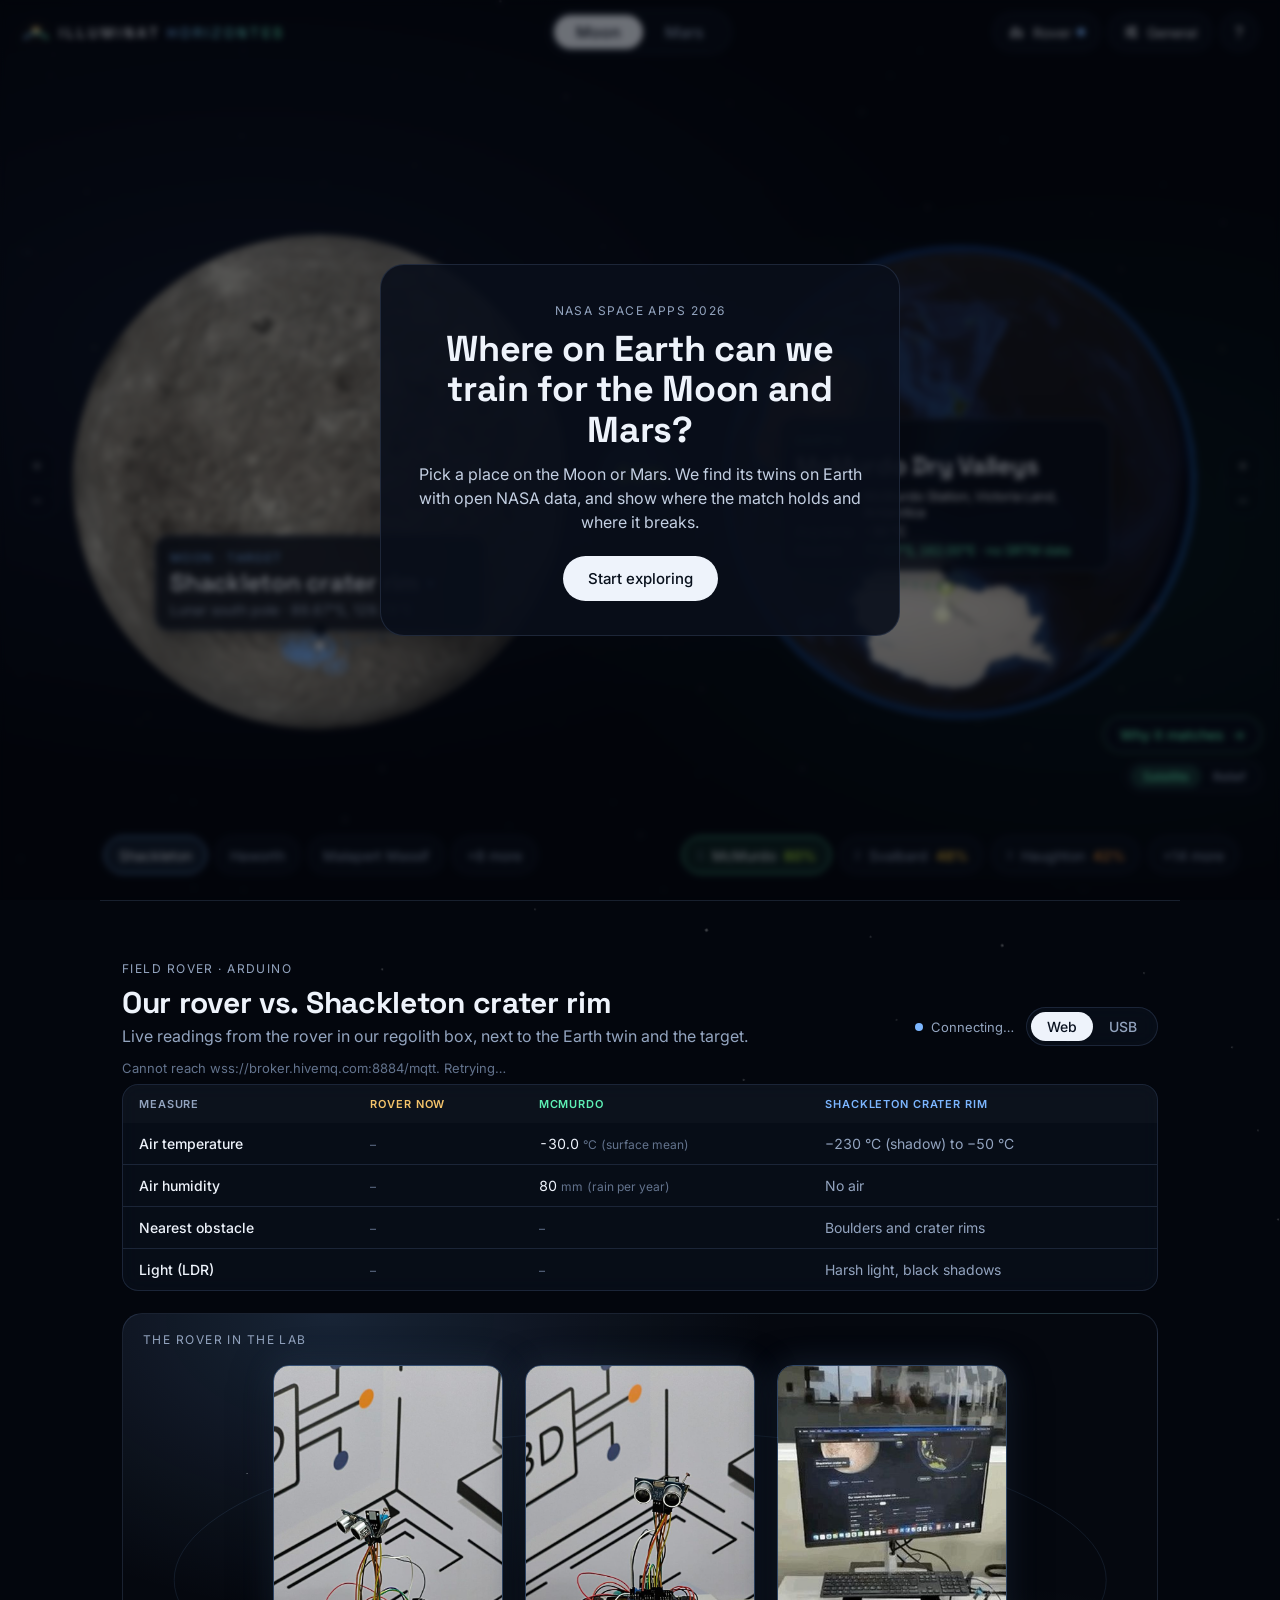
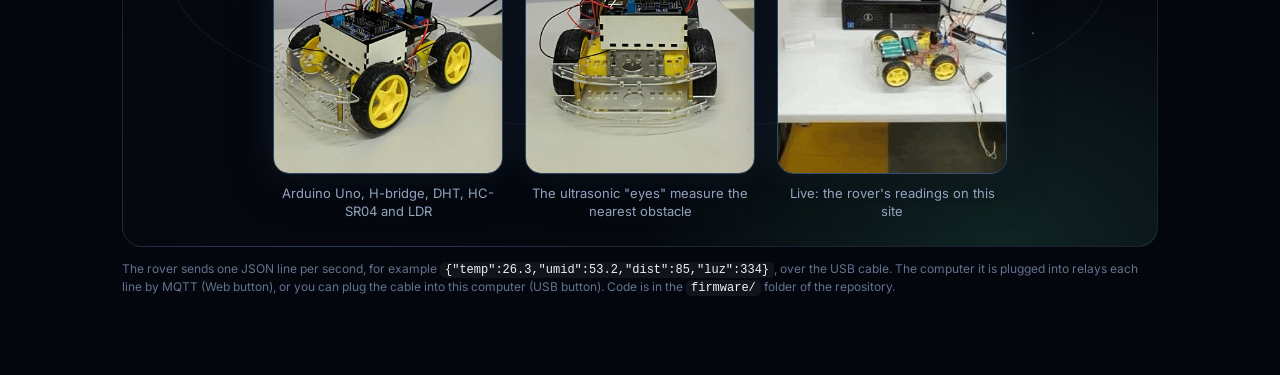
<file: index.html>
<!DOCTYPE html>
<html lang="en">
<head>
  <meta charset="UTF-8">
  <meta name="viewport" content="width=device-width, initial-scale=1.0, viewport-fit=cover">
  <title>Illuminat Horizontes · Earth twins of the Moon and Mars</title>
  <meta name="description" content="Click a place on the Moon or Mars and find its twin on Earth, scored with NASA open data.">
  <meta name="theme-color" content="#03060d">
  <link rel="icon" href="data:image/svg+xml,%3Csvg xmlns='http://www.w3.org/2000/svg' viewBox='0 0 32 32'%3E%3Crect width='32' height='32' rx='8' fill='%2303060d'/%3E%3Ccircle cx='16' cy='14' r='4.6' fill='%23ffd27a'/%3E%3Cpath d='M4 24c3.4-4 7.4-6 12-6s8.6 2 12 6' fill='none' stroke='%235ef0b5' stroke-width='2.6' stroke-linecap='round'/%3E%3C/svg%3E">
  <meta property="og:type" content="website">
  <meta property="og:title" content="Illuminat Horizontes · Earth twins of the Moon and Mars">
  <meta property="og:description" content="Click a place on the Moon or Mars and find its twin on Earth, scored with NASA open data.">
  <meta property="og:image" content="https://lucaslopes-ti.github.io/iluminat-NasaChallenge/Assets/og.jpg">
  <meta name="twitter:card" content="summary_large_image">
  <link rel="preconnect" href="https://fonts.googleapis.com">
  <link rel="preconnect" href="https://fonts.gstatic.com" crossorigin>
  <link rel="stylesheet" href="https://fonts.googleapis.com/css2?family=Inter:wght@400;500;600&family=Space+Grotesk:wght@500;600;700&display=swap">
  <link rel="stylesheet" href="Scripts/css/principal.css">
  <script type="importmap">
    {
      "imports": {
        "three": "./lib/three/three.module.min.js",
        "three/addons/": "./lib/three/addons/"
      }
    }
  </script>
  <script type="module" src="Main.js"></script>
</head>
<body>
  <div class="space" aria-hidden="true"></div>

  <header class="topbar">
    <div class="brand">
      <svg class="mark" viewBox="0 0 32 32" width="28" height="28" aria-hidden="true"><defs><linearGradient id="hzg" x1="0" x2="1"><stop offset="0" stop-color="#7cb6ff"/><stop offset="1" stop-color="#5ef0b5"/></linearGradient></defs><circle cx="16" cy="14.5" r="4.2" fill="#ffd27a"/><path d="M3 23.5c3.6-4.2 8-6.3 13-6.3s9.4 2.1 13 6.3" fill="none" stroke="url(#hzg)" stroke-width="2.4" stroke-linecap="round"/><path d="M8 27.2h16" stroke="url(#hzg)" stroke-width="1.6" stroke-linecap="round" opacity=".55"/></svg>
      <span class="wordmark" aria-label="Illuminat Horizontes"><span class="w1">Illuminat</span><span class="w2">Horizontes</span></span>
    </div>
    <div class="seg" role="tablist" aria-label="Planetary body">
      <button role="tab" data-body="moon" aria-selected="true">Moon</button>
      <button role="tab" data-body="mars" aria-selected="false">Mars</button>
    </div>
    <div class="top-actions">
      <button class="ghost" id="roverBtn" aria-label="Field rover readings">
        <svg viewBox="0 0 24 24" width="17" height="17" aria-hidden="true"><path d="M4 14h16l-1.5-5h-13z M8 9V6h5" fill="none" stroke="currentColor" stroke-width="1.8" stroke-linejoin="round" stroke-linecap="round"/><circle cx="7" cy="17" r="2.2" fill="none" stroke="currentColor" stroke-width="1.8"/><circle cx="17" cy="17" r="2.2" fill="none" stroke="currentColor" stroke-width="1.8"/></svg>
        <span>Rover</span><i class="dot" id="roverDot"></i>
      </button>
      <button class="ghost" id="profileBtn" aria-haspopup="dialog" aria-expanded="false">
        <svg viewBox="0 0 24 24" width="16" height="16" aria-hidden="true"><path d="M4 6h10M18 6h2M4 12h4M12 12h8M4 18h12M20 18h0" stroke="currentColor" stroke-width="2" stroke-linecap="round"/><circle cx="16" cy="6" r="2" fill="none" stroke="currentColor" stroke-width="2"/><circle cx="10" cy="12" r="2" fill="none" stroke="currentColor" stroke-width="2"/><circle cx="18" cy="18" r="2" fill="none" stroke="currentColor" stroke-width="2"/></svg>
        <span id="profileName">General</span>
      </button>
      <button class="ghost round" id="aboutBtn" aria-label="About and credits">?</button>
    </div>
  </header>

  <main class="twin" id="twin">
    <!-- Moon / Mars -->
    <section class="world world-body" aria-label="Moon or Mars">
      <div class="globe" id="bodyGlobe"></div>
      <div class="world-head pin-card unplaced" id="bodyCard">
        <span class="kicker" id="bodyKicker">Moon · target</span>
        <h1 class="target-title"><span id="targetName">–</span><span class="pick" aria-hidden="true">▾</span>
          <select id="targetSelect" aria-label="Choose a target"></select></h1>
        <p id="targetWhere">–</p>
      </div>
      <span class="hover-ll" id="bodyHover" hidden></span>
      <div class="chips" id="targetChips" role="listbox" aria-label="Targets"></div>
    </section>

    <!-- link between the two worlds -->
    <svg class="link" id="link" aria-hidden="true">
      <defs>
        <linearGradient id="linkGrad" gradientUnits="userSpaceOnUse" x1="0" y1="0" x2="1" y2="0">
          <stop offset="0" stop-color="#7cb6ff"/><stop offset="1" stop-color="#5ef0b5"/>
        </linearGradient>
      </defs>
      <path id="linkPath" d=""/>
      <circle id="linkA" r="4"/><circle id="linkB" r="4"/>
    </svg>
    <button class="match" id="matchBadge" aria-label="Open analog details">
      <span class="match-score" id="matchScore">–</span>
      <span class="match-lbl">match</span>
    </button>

    <!-- Earth -->
    <section class="world world-earth" aria-label="Earth analogs">
      <div class="globe" id="earthGlobe"></div>
      <div class="world-head pin-card unplaced" id="earthCard">
        <span class="kicker">Earth</span>
        <h2 id="siteName">–</h2>
        <span class="m-score" id="mScore"></span>
        <dl class="card-facts">
          <dt>City</dt><dd id="siteCity">–</dd>
          <dt>Avg temp</dt><dd id="siteTemp">–</dd>
          <dt>Coords</dt><dd class="coords" id="siteCoords">–</dd>
        </dl>
      </div>
      <div class="earth-actions">
        <button class="cta" id="detailsBtn">Why it matches <span aria-hidden="true">→</span></button>
        <div class="layer-seg" id="layerSeg" role="group" aria-label="Earth layer">
          <button data-layer="satellite" aria-pressed="true">Satellite</button>
          <button data-layer="relief" aria-pressed="false" title="Elevation from NASA SRTM30 (SRTMGL30)">Relief</button>
        </div>
      </div>
      <span class="hover-ll" id="earthHover" hidden></span>
      <div class="chips" id="rankChips" aria-label="Best Earth analogs"></div>
    </section>

    <span class="sample" id="sampleChip" title="Some scores use sample values" hidden>Sample data</span>
  </main>

  <!-- field rover (Arduino on USB) -->
  <section class="station" id="station" aria-labelledby="stTitle">
    <div class="st-head">
      <div>
        <span class="kicker">Field rover · Arduino</span>
        <h2 id="stTitle">Our rover vs. <span id="stTarget">–</span></h2>
        <p class="st-sub">Live readings from the rover in our regolith box, next to the Earth twin and the target.</p>
      </div>
      <div class="st-conn">
        <span class="st-status" id="stStatus" data-status="off"><i></i><span id="stStatusText">Offline</span></span>
        <button class="ghost small" id="stCsv" type="button" title="Download this session's readings as CSV" hidden>
          <svg viewBox="0 0 24 24" width="15" height="15" aria-hidden="true"><path d="M12 4v11m0 0-4.5-4.5M12 15l4.5-4.5M5 19h14" fill="none" stroke="currentColor" stroke-width="2" stroke-linecap="round" stroke-linejoin="round"/></svg>
          CSV
        </button>
        <div class="seg small" id="stModes" role="group" aria-label="Rover connection">
          <button data-mode="mqtt" aria-pressed="false" title="Readings the Python bridge publishes over MQTT">Web</button>
          <button data-mode="usb" aria-pressed="false">USB</button>
        </div>
      </div>
    </div>
    <form class="st-mqtt" id="stMqtt" hidden>
      <label>Broker <input id="stBroker" spellcheck="false" autocomplete="off"></label>
      <label>Topic <input id="stTopic" spellcheck="false" autocomplete="off"></label>
      <button class="cta solid" type="submit">Connect</button>
    </form>
    <p class="st-detail" id="stDetail"></p>
    <div class="table-wrap">
      <table class="st-table">
        <thead>
          <tr><th scope="col">Measure</th><th scope="col">Rover now</th><th scope="col" id="stColSite">Earth twin</th><th scope="col" id="stColTarget">Target</th></tr>
        </thead>
        <tbody id="stBody"></tbody>
      </table>
    </div>
    <div class="rover-gallery" id="roverGallery" aria-roledescription="carousel" aria-label="Photos of our rover">
      <div class="rg-head"><span class="kicker">The rover in the lab</span>
      </div>
      <div class="rg-track" tabindex="0">
        <figure class="rg-slide"><img src="Assets/Rover/rover-1.jpg" width="720" height="1281" loading="lazy" decoding="async" alt="Our rover: Arduino, motor driver, ultrasonic sensor and four yellow wheels on an acrylic chassis"><figcaption>Arduino Uno, H-bridge, DHT, HC-SR04 and LDR</figcaption></figure>
        <figure class="rg-slide"><img src="Assets/Rover/rover-2.jpg" width="720" height="1281" loading="lazy" decoding="async" alt="Front view of the rover with the ultrasonic sensor on a mast"><figcaption>The ultrasonic "eyes" measure the nearest obstacle</figcaption></figure>
        <figure class="rg-slide"><img src="Assets/Rover/rover-3.jpg" width="360" height="638" loading="lazy" decoding="async" alt="The rover on a desk in front of a monitor showing this site"><figcaption>Live: the rover's readings on this site</figcaption></figure>
      </div>
      <div class="rg-dots" role="tablist" aria-label="Choose a photo"></div>
    </div>
    <p class="fine">The rover sends one JSON line per second, for example <code>{"temp":26.3,"umid":53.2,"dist":85,"luz":334}</code>, over the USB cable. The computer it is plugged into relays each line by MQTT (Web button), or you can plug the cable into this computer (USB button). Code is in the <code>firmware/</code> folder of the repository.</p>
  </section>

  <!-- details drawer -->
  <aside class="drawer" id="drawer" aria-hidden="true" aria-labelledby="dTitle">
    <button class="ghost round close" id="drawerClose" aria-label="Close details">×</button>
    <div id="drawerBody"></div>
  </aside>
  <div class="scrim" id="scrim" hidden></div>

  <!-- mission profile popover -->
  <div class="popover" id="profilePop" hidden role="dialog" aria-label="Mission profile">
    <div class="presets" id="presets"></div>
    <div class="sliders" id="sliders"></div>
    <p class="fine">Weights change the ranking. Gravity, atmosphere and radiation never match on Earth.</p>
  </div>

  <!-- intro -->
  <div class="intro" id="intro" hidden>
    <div class="intro-card">
      <span class="kicker">NASA Space Apps 2026</span>
      <h2>Where on Earth can we train for the Moon and Mars?</h2>
      <p>Pick a place on the Moon or Mars. We find its twins on Earth with open NASA data, and show where the match holds and where it breaks.</p>
      <button class="cta solid" id="introGo">Start exploring</button>
    </div>
  </div>

  <dialog id="about">
    <h2>About Illuminat Horizontes</h2>
    <p>Each Earth site gets a similarity score per dimension (terrain, materials, temperature, illumination, water and ice, dust and wind, habitability, subsurface, landing and mobility). The match is a weighted average, so changing the mission profile changes the ranking. Every site also shows where the analogy breaks.</p>
    <p><b>Data:</b> 17 Earth sites × 16 Moon and Mars targets. Earth values are measured from NASA and Copernicus data (SRTM30, MODIS, NASA POWER, Copernicus DEM); Moon and Mars values come from published NASA mission results. Only one value is still provisional (NDVI for the McMurdo Dry Valleys).</p>
    <h3>About the team</h3>
    <p>We aim to build innovative solutions that meet the needs and challenges of space exploration, while helping improve quality of life on Earth.</p>
    <ul class="team">
      <li>Geovane De Oliveira Espíndola <span>Team owner</span></li>
      <li>Ariel Sobrinho Santana</li>
      <li>Sulivan Sérgio da Matta</li>
      <li>Lucas da Silva Lopes</li>
      <li>Júlio Gabriel Rodrigues Fernandes</li>
      <li>Leonardo Navarro Neves</li>
    </ul>
    <p class="fine">Brazil · NASA Space Apps Challenge 2026</p>
    <h3>Imagery credits</h3>
    <ul>
      <li>Earth: NASA Blue Marble (NASA Earth Observatory).</li>
      <li>Earth relief and elevation: NASA SRTM30 (SRTMGL30, LP DAAC), 27 tiles (90°N to 60°S), averaged to 0.25°. Antarctica shows the satellite image.</li>
      <li>Moon: NASA SVS CGI Moon Kit (LRO LROC color mosaic), with relief from LRO LOLA (LDEM, 16 px/degree).</li>
      <li>Mars: NASA 3D Resources global color and normal maps (Viking/MGS, NASA/JPL-Caltech, USGS).</li>
      <li>Scores: NASA POWER (MERRA-2, CERES, GPM), MODIS NDVI, SRTM30 and mission references for each target (dados/essenciais in the repository).</li>
      <li>Coordinates marked ≈ are approximate. 3D engine: three.js (MIT).</li>
    </ul>
    <form method="dialog"><button class="cta solid">Close</button></form>
  </dialog>
</body>
</html>
</file>
<file: Scripts/css/principal.css>
:root {
  --bg: #03060d;
  --glass: rgba(10, 18, 32, .62);
  --glass-2: rgba(16, 28, 48, .78);
  --line: rgba(140, 170, 220, .16);
  --line-2: rgba(140, 170, 220, .3);
  --text: #eef3fb;
  --muted: #93a4bf;
  --dim: #63738d;
  --moon: #7cb6ff;
  --earth: #5ef0b5;
  --good: #5ef0b5;
  --bad: #ff8a80;
  --font: "Inter", system-ui, -apple-system, "Segoe UI", Roboto, sans-serif;
  --display: "Space Grotesk", var(--font);
  --top: 64px;
}

* { box-sizing: border-box; }
[hidden] { display: none !important; }
html, body { margin: 0; height: 100%; background: var(--bg); color: var(--text); font-family: var(--font); -webkit-font-smoothing: antialiased; }
body { overflow-x: hidden; overflow-y: auto; }
button { font: inherit; color: inherit; cursor: pointer; }
h1, h2, h3 { font-family: var(--display); letter-spacing: -.01em; }

/* star field + nebula, shared by both globes (their canvases are transparent) */
.space {
  position: fixed; inset: 0; z-index: 0; pointer-events: none;
  background:
    radial-gradient(1200px 700px at 20% 40%, rgba(60, 90, 160, .16), transparent 60%),
    radial-gradient(900px 600px at 85% 60%, rgba(30, 140, 120, .12), transparent 60%),
    var(--bg);
}
.space::before, .space::after {
  content: ""; position: absolute; inset: 0;
  background-image:
    radial-gradient(1px 1px at 12% 18%, #fff8, transparent), radial-gradient(1px 1px at 33% 72%, #fff6, transparent),
    radial-gradient(1px 1px at 58% 12%, #fff7, transparent), radial-gradient(1px 1px at 77% 44%, #fff5, transparent),
    radial-gradient(1.5px 1.5px at 91% 83%, #fff9, transparent), radial-gradient(1px 1px at 46% 91%, #fff5, transparent),
    radial-gradient(1px 1px at 5% 60%, #fff6, transparent), radial-gradient(1.5px 1.5px at 67% 64%, #fff7, transparent);
  background-size: 420px 420px;
}
.space::after { background-size: 270px 270px; opacity: .6; transform: rotate(17deg) scale(1.4); }

/* ---------- top bar ---------- */
.topbar {
  position: relative; z-index: 10; height: var(--top);
  display: grid; grid-template-columns: 1fr auto 1fr; align-items: center; gap: 12px; padding: 0 22px;
}
.brand { display: flex; align-items: center; gap: 9px; font-family: var(--display); font-size: 19px; color: var(--moon); }
.brand .mark { flex: none; filter: drop-shadow(0 0 6px rgba(255, 210, 122, .35)); }
.wordmark { display: inline-flex; align-items: baseline; gap: .42em; text-transform: uppercase; letter-spacing: .2em; font-size: 15px; line-height: 1; }
.wordmark .w1 { color: var(--text); font-weight: 600; }
.wordmark .w2 { font-weight: 500; background: linear-gradient(90deg, #7cb6ff, #5ef0b5); -webkit-background-clip: text; background-clip: text; color: transparent; }
.seg { display: flex; padding: 4px; border-radius: 999px; background: var(--glass); border: 1px solid var(--line); backdrop-filter: blur(10px); }
.seg button { border: 0; background: none; padding: 7px 22px; border-radius: 999px; color: var(--muted); font-weight: 500; transition: background .2s, color .2s; }
.seg button[aria-selected="true"] { background: var(--text); color: #0a1220; }
.top-actions { display: flex; justify-content: flex-end; gap: 8px; }
.ghost {
  display: inline-flex; align-items: center; gap: 8px; height: 38px; padding: 0 14px; border-radius: 999px;
  background: var(--glass); border: 1px solid var(--line); backdrop-filter: blur(10px); font-size: 14px;
}
.ghost:hover { border-color: var(--line-2); }
.ghost.round { width: 38px; padding: 0; justify-content: center; font-size: 16px; }

#roverBtn .dot { margin-left: -2px; }
#roverBtn .dot, .st-status i { width: 8px; height: 8px; border-radius: 50%; background: var(--dim); flex: none; }
[data-status="live"] i, #roverDot[data-status="live"] { background: var(--earth); box-shadow: 0 0 8px var(--earth); animation: blink 1.6s infinite; }
[data-status="demo"] i, #roverDot[data-status="demo"] { background: #f5c46b; }
[data-status="connecting"] i, [data-status="waiting"] i, #roverDot[data-status="connecting"], #roverDot[data-status="waiting"] { background: var(--moon); animation: blink 1s infinite; }
[data-status="error"] i, #roverDot[data-status="error"] { background: var(--bad); }
@keyframes blink { 50% { opacity: .35; } }

/* ---------- twin stage ---------- */
.twin {
  position: relative; z-index: 1; height: calc(100dvh - var(--top));
  display: grid; grid-template-columns: 1fr 1fr;
}
.world { position: relative; min-width: 0; min-height: 0; }
.globe { position: absolute; inset: 0; touch-action: none; }
.globe canvas { display: block; width: 100% !important; height: 100% !important; outline: none; cursor: grab; }
.globe canvas:active { cursor: grabbing; }
.globe.is-loading::after {
  content: ""; position: absolute; left: 50%; top: 50%; width: 34px; height: 34px; margin: -17px;
  border-radius: 50%; border: 2px solid var(--line-2); border-top-color: var(--text); animation: spin .9s linear infinite;
}
@keyframes spin { to { transform: rotate(360deg); } }

.world-head { position: absolute; z-index: 3; }
/* info card pinned next to the chosen place on the globe (placed by Main.js every frame) */
.pin-card {
  left: 0; top: 0; width: max-content; max-width: 330px; padding: 10px 14px 12px; border-radius: 14px;
  background: rgba(8, 14, 26, .84); border: 1px solid var(--line-2); backdrop-filter: blur(10px);
  box-shadow: 0 8px 28px rgba(0, 0, 0, .45); will-change: transform; transition: opacity .2s;
}
.pin-card.unplaced { opacity: 0; }
.pin-card::after {
  content: ""; position: absolute; width: 10px; height: 10px; background: inherit; border: inherit; border-width: 0;
  transform: rotate(45deg); display: none;
}
.pin-card[data-side="above"]::after { display: block; left: calc(var(--ax, 50%) - 6px); bottom: -6px; border-right-width: 1px; border-bottom-width: 1px; }
.pin-card[data-side="below"]::after { display: block; left: calc(var(--ax, 50%) - 6px); top: -6px; border-left-width: 1px; border-top-width: 1px; }
.pin-card[data-side="left"]::after { display: block; top: calc(var(--ay, 50%) - 6px); right: -6px; border-right-width: 1px; border-top-width: 1px; }
.pin-card[data-side="right"]::after { display: block; top: calc(var(--ay, 50%) - 6px); left: -6px; border-left-width: 1px; border-bottom-width: 1px; }
.card-facts { display: grid; grid-template-columns: max-content minmax(0, 1fr); gap: 3px 10px; margin: 8px 0 0; font-size: 13px; }
.card-facts dt { color: var(--dim); }
.card-facts dd { margin: 0; color: var(--text); font-variant-numeric: tabular-nums; }
.card-facts dd.coords { color: var(--earth); }
/* Why it matches + Satellite/Relief: fixed in the Earth panel's lower right corner */
.earth-actions { position: absolute; right: 18px; bottom: 108px; z-index: 3; display: flex; flex-direction: column; align-items: flex-end; gap: 8px; }
.earth-actions .cta { margin: 0; background: rgba(8, 14, 26, .78); backdrop-filter: blur(10px); }
.earth-actions .layer-seg { position: static; }
.marker-label.active { display: none; }
.world-head p.coords { margin-top: 2px; font-variant-numeric: tabular-nums; color: var(--earth); font-size: 13px; letter-spacing: .02em; }
.marker-label .ll { margin-left: 6px; color: var(--muted); font-variant-numeric: tabular-nums; font-weight: 400; }
.layer-seg { position: absolute; left: 18px; bottom: 72px; z-index: 3; display: flex; padding: 3px; border-radius: 999px; background: rgba(8, 14, 26, .7); border: 1px solid var(--line); backdrop-filter: blur(10px); }
.layer-seg button { border: 0; background: none; padding: 4px 12px; border-radius: 999px; color: var(--muted); font-size: 12px; font-weight: 500; transition: background .2s, color .2s; }
.layer-seg button[aria-pressed="true"] { background: rgba(94, 240, 181, .18); color: var(--earth); }
.hover-ll { position: absolute; left: 50%; bottom: 72px; transform: translateX(-50%); z-index: 3; font-size: 12px; color: var(--muted); font-variant-numeric: tabular-nums; padding: 3px 10px; border-radius: 999px; background: rgba(8, 14, 26, .7); border: 1px solid var(--line); pointer-events: none; }
.m-score { display: none; font-size: 14px; color: var(--muted); }
.m-score b { font-family: var(--display); font-size: 18px; }
.world-head > * { pointer-events: auto; }
.kicker { font-size: 12px; letter-spacing: .12em; text-transform: uppercase; color: var(--muted); }
.world-body .kicker { color: var(--moon); }
.world-earth .kicker { color: var(--earth); }
.world-head h1, .world-head h2 { margin: 4px 0 4px; font-size: clamp(20px, 1.9vw, 28px); line-height: 1.1; font-weight: 600; }
.world-head p { margin: 0; color: var(--muted); font-size: 14px; }
.role { margin-left: 6px; padding: 2px 8px; border-radius: 999px; border: 1px solid var(--line-2); font-size: 10px; letter-spacing: .08em; color: var(--text); }
.role.br { border-color: rgba(94, 240, 181, .5); color: var(--earth); }
.cta {
  margin-top: 14px; display: inline-flex; align-items: center; gap: 8px; padding: 9px 16px; border-radius: 999px;
  background: var(--glass); border: 1px solid rgba(94, 240, 181, .45); color: var(--earth); font-weight: 500; font-size: 14px;
  backdrop-filter: blur(10px); transition: background .2s;
}
.cta:hover { background: rgba(94, 240, 181, .12); }
.cta.solid { background: var(--text); color: #08101c; border-color: transparent; }

.chips {
  position: absolute; left: 0; right: 0; bottom: 22px; z-index: 3; display: flex; gap: 8px; padding: 4px 28px;
  overflow-x: auto; scrollbar-width: none; justify-content: safe center; flex-wrap: nowrap;
}
.chips::-webkit-scrollbar { display: none; }
.chip {
  flex: none; display: inline-flex; align-items: center; gap: 8px; height: 38px; padding: 0 14px; border-radius: 999px;
  background: var(--glass); border: 1px solid var(--line); backdrop-filter: blur(10px); font-size: 14px; color: var(--muted);
  transition: border-color .2s, color .2s, background .2s;
}
.chip:hover { color: var(--text); border-color: var(--line-2); }
.chip[aria-selected="true"] { color: var(--text); border-color: var(--moon); background: rgba(124, 182, 255, .14); }
.world-earth .chip[aria-selected="true"] { border-color: var(--earth); background: rgba(94, 240, 181, .12); }
.chip .n { font-size: 11px; color: var(--dim); font-variant-numeric: tabular-nums; }
.chip .s { font-weight: 600; font-variant-numeric: tabular-nums; }

.label-layer { position: absolute; inset: 0; pointer-events: none; overflow: hidden; z-index: 2; }
.marker-label {
  position: absolute; top: 0; left: 0; pointer-events: auto; white-space: nowrap;
  font-size: 12px; font-weight: 500; padding: 4px 9px; border-radius: 999px; border: 1px solid var(--line-2);
  background: rgba(8, 14, 26, .82); color: var(--text); transition: opacity .2s;
}
.marker-label.hidden { opacity: 0; pointer-events: none; }
.marker-label.active { border-color: var(--text); }

/* link between worlds */
.link { position: absolute; inset: 0; width: 100%; height: 100%; z-index: 2; pointer-events: none; overflow: visible; }
.link path { fill: none; stroke: url(#linkGrad); stroke-width: 1.6; stroke-dasharray: 5 7; animation: flow 1.2s linear infinite; opacity: .9; filter: drop-shadow(0 0 1.5px rgba(0, 0, 0, .9)); }
.link { transition: opacity .25s; }
.link circle { fill: #fff; }
.link.off { opacity: 0; }
@keyframes flow { to { stroke-dashoffset: -24; } }
.match {
  position: absolute; z-index: 4; transform: translate(-50%, -50%); left: 50%; top: 50%;
  width: 84px; height: 84px; border-radius: 50%; display: grid; place-content: center; text-align: center;
  background: radial-gradient(circle at 30% 30%, rgba(40, 60, 95, .95), rgba(8, 14, 26, .95));
  border: 1px solid var(--line-2); box-shadow: 0 0 0 6px rgba(94, 240, 181, .06), 0 10px 40px rgba(0, 0, 0, .5);
  transition: transform .2s;
}
.match:hover { transform: translate(-50%, -50%) scale(1.06); }
.match-score { font-family: var(--display); font-size: 24px; font-weight: 700; line-height: 1; }
.match-lbl { font-size: 10px; letter-spacing: .14em; text-transform: uppercase; color: var(--muted); margin-top: 3px; }
.sample {
  position: absolute; right: 18px; bottom: 74px; z-index: 3; font-size: 11px; color: #f6c86b;
  padding: 3px 9px; border-radius: 999px; border: 1px solid rgba(246, 200, 107, .35); background: rgba(20, 16, 6, .6);
}

/* ---------- drawer ---------- */
.drawer {
  position: fixed; z-index: 30; top: 12px; right: 12px; bottom: 12px; width: min(460px, calc(100vw - 24px));
  background: rgba(9, 15, 27, .94); border: 1px solid var(--line); border-radius: 22px; backdrop-filter: blur(16px);
  padding: 26px 26px 30px; overflow-y: auto; transform: translateX(calc(100% + 30px)); transition: transform .35s cubic-bezier(.2, .8, .2, 1);
}
.drawer.open { transform: none; }
.drawer:not(.open) { visibility: hidden; transition: transform .35s cubic-bezier(.2, .8, .2, 1), visibility 0s .35s; }
.drawer .close { position: absolute; top: 16px; right: 16px; font-size: 20px; }
.scrim { position: fixed; inset: 0; z-index: 25; background: rgba(0, 0, 0, .35); }
.d-head { padding-right: 44px; }
.d-head h2 { margin: 6px 0 2px; font-size: 26px; }
.d-head p { margin: 0; color: var(--muted); font-size: 14px; }
.d-score { display: flex; align-items: center; gap: 16px; margin: 20px 0 6px; }
.d-score .big { font-family: var(--display); font-size: 48px; font-weight: 700; line-height: 1; }
.d-score .sub { color: var(--muted); font-size: 13px; line-height: 1.4; }
.radar { display: block; width: 100%; max-width: 360px; margin: 6px auto 4px; overflow: visible; }
.radar .grid { fill: none; stroke: var(--line); }
.radar .axis { stroke: var(--line); }
.radar .target { fill: rgba(124, 182, 255, .07); stroke: var(--moon); stroke-dasharray: 3 4; }
.radar .earth { fill: rgba(94, 240, 181, .22); stroke: var(--earth); stroke-width: 2; }
.radar text { fill: var(--muted); font-size: 11px; font-family: var(--font); }
.radar text.off { fill: var(--dim); text-decoration: line-through; }
.legend { display: flex; justify-content: center; gap: 16px; font-size: 12px; color: var(--muted); margin-bottom: 18px; }
.legend i { display: inline-block; width: 14px; height: 2px; margin-right: 6px; vertical-align: middle; background: var(--earth); }
.legend i.t { background: none; border-top: 2px dashed var(--moon); }
.wb { margin-top: 16px; }
.wb h3 { font-size: 15px; margin: 0 0 8px; display: flex; align-items: center; gap: 8px; }
.wb ul { list-style: none; margin: 0; padding: 0; }
.wb li { position: relative; padding: 0 0 8px 18px; font-size: 14px; line-height: 1.45; color: #cfdaeb; }
.wb li::before { content: ""; position: absolute; left: 2px; top: 8px; width: 6px; height: 6px; border-radius: 50%; }
.works h3 { color: var(--good); } .works li::before { background: var(--good); }
.breaks h3 { color: var(--bad); } .breaks li::before { background: var(--bad); }
.always { display: flex; flex-wrap: wrap; gap: 6px; margin-top: 2px; }
.always span { font-size: 12px; padding: 4px 10px; border-radius: 999px; border: 1px solid rgba(255, 138, 128, .3); color: #f3b1aa; }
details.more { margin-top: 18px; border-top: 1px solid var(--line); padding-top: 14px; }
details.more summary { cursor: pointer; color: var(--muted); font-size: 13px; }
.facts { display: grid; grid-template-columns: 1fr 1fr; gap: 10px 16px; margin-top: 12px; font-size: 13px; }
.facts span { display: block; color: var(--dim); font-size: 12px; }
.src { color: var(--dim); font-size: 12px; margin-top: 12px; line-height: 1.5; }

/* ---------- profile popover ---------- */
.popover {
  position: fixed; z-index: 35; top: calc(var(--top) - 4px); right: 22px; width: 320px;
  background: rgba(9, 15, 27, .96); border: 1px solid var(--line); border-radius: 18px; padding: 16px; backdrop-filter: blur(16px);
  box-shadow: 0 20px 60px rgba(0, 0, 0, .5);
}
.presets { display: flex; flex-wrap: wrap; gap: 6px; margin-bottom: 14px; }
.presets button { border: 1px solid var(--line); background: none; border-radius: 999px; padding: 5px 11px; font-size: 12px; color: var(--muted); }
.presets button[aria-pressed="true"] { color: #08101c; background: var(--text); border-color: var(--text); }
.sliders label { display: grid; grid-template-columns: 1fr 96px 22px; align-items: center; gap: 10px; font-size: 13px; padding: 5px 0; }
.sliders output { text-align: right; color: var(--muted); font-variant-numeric: tabular-nums; }
.sliders input[type="range"] { width: 100%; accent-color: var(--earth); }
.fine { color: var(--dim); font-size: 12px; margin: 10px 0 0; line-height: 1.4; }

/* ---------- intro ---------- */
.intro { position: fixed; inset: 0; z-index: 40; display: grid; place-items: center; padding: 20px; background: rgba(2, 5, 10, .55); backdrop-filter: blur(3px); }
.intro-card { max-width: 520px; text-align: center; padding: 34px 30px; border-radius: 24px; background: rgba(9, 15, 27, .9); border: 1px solid var(--line); }
.intro-card h2 { font-size: clamp(26px, 4vw, 36px); margin: 10px 0 12px; line-height: 1.12; }
.intro-card p { color: #c3cfe2; font-size: 16px; line-height: 1.5; margin: 0 0 22px; }
.intro .cta { margin: 0; padding: 12px 24px; font-size: 15px; }

dialog { max-width: 600px; background: rgba(9, 15, 27, .97); color: var(--text); border: 1px solid var(--line); border-radius: 20px; padding: 24px; }
dialog::backdrop { background: rgba(0, 0, 0, .6); }
dialog p, dialog li { font-size: 14px; line-height: 1.55; color: #c9d6ea; }

/* ---------- small screens ---------- */
.d-actions { display: flex; gap: 8px; flex-wrap: wrap; margin-top: 18px; padding-top: 16px; border-top: 1px solid var(--line); }
.d-actions a { color: var(--text); text-decoration: none; }

.target-title { position: relative; display: inline-flex; align-items: center; gap: 8px; }
.target-title .pick { font-size: 14px; color: var(--moon); }
.target-title select { position: absolute; inset: 0; width: 100%; opacity: 0; font-size: 16px; cursor: pointer; }

/* ---------- zoom controls (one set per globe) ---------- */
.zoom-ui { position: absolute; inset: 0; pointer-events: none; z-index: 4; }
.zoom-ctl {
  position: absolute; top: 50%; transform: translateY(-50%); display: flex; flex-direction: column; pointer-events: auto;
  border-radius: 14px; background: rgba(8, 14, 26, .62); border: 1px solid var(--line); backdrop-filter: blur(10px);
  opacity: .55; transition: opacity .2s;
}
.world-body .zoom-ctl { left: 18px; }
.world-earth .zoom-ctl { right: 18px; }
.world:hover .zoom-ctl, .zoom-ctl:focus-within, .zoom-ui.zoomed .zoom-ctl { opacity: 1; }
.zoom-ctl button { width: 36px; height: 34px; border: 0; background: none; color: var(--text); font-size: 18px; line-height: 1; display: grid; place-items: center; }
.zoom-ctl button + button { border-top: 1px solid var(--line); }
.zoom-ctl button:hover:not(:disabled) { background: rgba(255, 255, 255, .06); }
.zoom-ctl button:disabled { color: var(--dim); opacity: .45; cursor: default; }
.zoom-ctl button:first-child { border-radius: 13px 13px 0 0; }
.zoom-ctl button:last-child { border-radius: 0 0 13px 13px; color: var(--muted); }
.zoom-ui:not(.zoomed) [data-z=home] { display: none; }
.zoom-ui:not(.zoomed) [data-z=out] { border-radius: 0 0 13px 13px; }
.zoom-scale {
  position: absolute; top: calc(50% + 62px); display: grid; gap: 3px; font-size: 11px; color: var(--muted);
  font-variant-numeric: tabular-nums; opacity: 0; transition: opacity .3s;
}
.world-body .zoom-scale { left: 18px; }
.world-earth .zoom-scale { right: 18px; justify-items: end; }
.zoom-scale i { display: block; height: 5px; border: 1.5px solid var(--muted); border-top: 0; }
.zoom-ui.zoomed .zoom-scale { opacity: 1; }
.zoom-hint {
  position: absolute; left: 50%; top: 50%; transform: translate(-50%, -50%); padding: 8px 14px; border-radius: 999px;
  background: rgba(8, 14, 26, .82); border: 1px solid var(--line-2); font-size: 13px; color: var(--text);
  opacity: 0; transition: opacity .25s; white-space: nowrap;
}
.zoom-hint.show { opacity: 1; }

/* ---------- field rover section ---------- */
.ghost.small { height: 32px; padding: 0 12px; font-size: 13px; gap: 6px; }
.st-table .drop { font-size: 12px; font-weight: 600; color: var(--bad); margin-left: 4px; }
.station { position: relative; z-index: 1; max-width: 1080px; margin: 0 auto; padding: 56px 22px 80px; border-top: 1px solid var(--line); }
.st-head { display: flex; align-items: flex-end; justify-content: space-between; gap: 20px; flex-wrap: wrap; }
.st-head h2 { margin: 6px 0 4px; font-size: 30px; }
.st-sub { margin: 0; color: var(--muted); }
.st-conn { display: flex; align-items: center; gap: 12px; flex-wrap: wrap; }
.st-status { display: inline-flex; align-items: center; gap: 8px; font-size: 13px; color: var(--muted); }
.seg.small button { padding: 6px 16px; font-size: 14px; }
.seg button[aria-pressed="true"] { background: var(--text); color: #0a1220; }
.st-mqtt { display: flex; gap: 10px; flex-wrap: wrap; align-items: flex-end; margin-top: 18px; padding: 14px; border-radius: 14px; background: var(--glass); border: 1px solid var(--line); }
.st-mqtt label { display: grid; gap: 4px; font-size: 12px; color: var(--muted); flex: 1 1 220px; }
.st-mqtt input { font: inherit; font-size: 14px; color: var(--text); background: rgba(0, 0, 0, .3); border: 1px solid var(--line-2); border-radius: 10px; padding: 8px 10px; }
.st-detail { min-height: 1.2em; margin: 14px 0 8px; font-size: 13px; color: var(--dim); }
.table-wrap { overflow-x: auto; border-radius: 16px; border: 1px solid var(--line); background: var(--glass); backdrop-filter: blur(10px); }
.st-table { width: 100%; border-collapse: collapse; font-size: 14px; font-variant-numeric: tabular-nums; }
.st-table th, .st-table td { padding: 12px 16px; text-align: left; border-bottom: 1px solid var(--line); vertical-align: middle; }
.st-table tr:last-child th, .st-table tr:last-child td { border-bottom: 0; }
.st-table thead th { font-size: 11px; font-weight: 600; letter-spacing: .08em; text-transform: uppercase; color: var(--muted); background: rgba(255, 255, 255, .02); }
.st-table thead th:nth-child(2) { color: #f5c46b; }
.st-table thead th:nth-child(3) { color: var(--earth); }
.st-table thead th:nth-child(4) { color: var(--moon); }
.st-table tbody th { font-weight: 500; white-space: nowrap; }
.st-table td.now { white-space: nowrap; }
.st-table td.now b { font-size: 16px; font-weight: 600; }
.st-table td.ref { color: var(--muted); }
.st-table .u, .st-table .na { color: var(--dim); font-size: 12px; }
.spark { width: 80px; height: 20px; margin-left: 10px; vertical-align: middle; }
.spark polyline { fill: none; stroke: #f5c46b; stroke-width: 1.5; stroke-linejoin: round; opacity: .85; }
.station .fine code { font-size: 12px; color: var(--text); background: rgba(255, 255, 255, .06); padding: 1px 5px; border-radius: 5px; }
.station .fine { margin-top: 14px; }

@media (max-width: 820px) {
  .station { padding: 40px 14px 60px; }
  .st-head h2 { font-size: 24px; }
  .st-table th, .st-table td { padding: 10px 12px; }
  .spark { width: 64px; }
  .table-wrap { overflow: visible; }
  .st-table thead { display: none; }
  .st-table, .st-table tbody, .st-table tr { display: block; }
  .st-table tr { padding: 12px 14px; border-bottom: 1px solid var(--line); display: grid; grid-template-columns: 1fr auto; gap: 4px 12px; }
  .st-table tr:last-child { border-bottom: 0; }
  .st-table tbody th, .st-table td { display: block; padding: 0; border: 0; }
  .st-table tbody th { grid-column: 1; align-self: center; }
  .st-table td.now { grid-column: 2; grid-row: 1; text-align: right; }
  .st-table td:not(.now) { grid-column: 1 / -1; font-size: 13px; }
  .st-table td:not(.now)::before { content: attr(data-label) ": "; color: var(--dim); }
  #roverBtn span { display: none; }
  #roverBtn { width: auto; padding: 0 10px; gap: 6px; }
  .world-body .zoom-ctl { left: auto; right: 12px; }
  .world-body .zoom-scale { left: auto; right: 12px; justify-items: end; }
  .world-earth .zoom-ctl, .world-earth .zoom-scale { right: 10px; }
  .zoom-ctl { opacity: .8; }
  .zoom-ctl button { width: 34px; height: 32px; }
  .hover-ll { left: 12px; transform: none; }
  :root { --top: 56px; }
  .topbar { grid-template-columns: auto 1fr auto; padding: 0 14px; gap: 8px; }
  .brand { font-size: 16px; }
  .wordmark { font-size: 12px; letter-spacing: .14em; }
  .brand span { display: none; }
  .seg { justify-self: center; }
  .seg button { padding: 6px 16px; }
  #profileName { display: none; }
  .ghost { padding: 0 11px; }
  .twin { grid-template-columns: minmax(0, 1fr); grid-template-rows: 1fr 1fr; }
  .pin-card { max-width: min(196px, 54vw); padding: 7px 10px 9px; border-radius: 11px; }
  .pin-card .kicker { font-size: 9.5px; letter-spacing: .1em; }
  .pin-card h1, .pin-card h2, .world-earth .pin-card h2 { font-size: 16px; margin: 2px 0; }
  .pin-card p, .pin-card .m-score { font-size: 11px; }
  .pin-card .m-score b { font-size: 14px; }
  .world-earth .pin-card .coords { font-size: 11px; }
  .card-facts { font-size: 11px; gap: 2px 8px; margin-top: 5px; }
  .earth-actions { right: 12px; bottom: 58px; gap: 6px; }
  .earth-actions .cta { padding: 5px 11px; font-size: 12px; }
  .cta { margin-top: 8px; padding: 6px 12px; font-size: 13px; }
  .chips { bottom: 10px; padding: 4px 16px; justify-content: flex-start; }
  .world-body .chips { bottom: 6px; }
  .chip { height: 32px; font-size: 13px; padding: 0 11px; gap: 6px; }
  .chips { justify-content: safe center; gap: 6px; }
  .zoom-ui .zoom-ctl, .zoom-ui .zoom-scale, .hover-ll { display: none; }
  .world-earth .role, #siteWhere { display: none; }
  .layer-seg button { padding: 3px 10px; font-size: 11px; }
  .world-earth .globe { left: 0; bottom: 50px; }
  .world-body .chips { display: none; }
  .world-earth .marker-label { display: none; }
  .match { display: none; }
  .m-score { display: inline; }
  .sample { top: 6px; right: 12px; bottom: auto; }
  .drawer { top: auto; left: 0; right: 0; bottom: 0; width: auto; max-height: 86dvh; border-radius: 22px 22px 0 0; transform: translateY(105%); padding: 22px 18px 30px; }
  .popover { left: 12px; right: 12px; width: auto; }
}

@media (prefers-reduced-motion: reduce) {
  *, *::before, *::after { animation: none !important; transition-duration: 0s !important; scroll-behavior: auto !important; }
}

/* list opened by the "+N more" target chip */
.target-menu {
  position: absolute; left: 50%; bottom: 70px; transform: translateX(-50%); z-index: 6;
  display: flex; flex-direction: column; min-width: 240px; max-width: calc(100% - 32px); max-height: min(60vh, 420px); overflow-y: auto;
  padding: 6px; border-radius: 14px; background: rgba(8, 16, 28, .92); border: 1px solid var(--line-2); backdrop-filter: blur(12px);
}
.target-menu button { appearance: none; background: transparent; border: 0; font: inherit; cursor: pointer; text-align: left; padding: 9px 12px; border-radius: 9px; font-size: 14px; color: var(--muted); }
.target-menu button:hover { color: var(--text); background: rgba(255, 255, 255, .06); }
.target-menu button[aria-selected="true"] { color: var(--text); background: rgba(124, 182, 255, .14); }

/* team list in the About dialog */
.team { list-style: none; padding: 0; margin: 8px 0 4px; display: grid; gap: 4px; }
.team li { color: var(--text); }
.team li span { margin-left: 6px; font-size: 11px; letter-spacing: .06em; text-transform: uppercase; color: var(--earth); }

/* rover photos after the Field rover table: three cards in a row on a computer, a swipe carousel on a phone */
.rover-gallery {
  position: relative; margin: 22px 0 6px; padding: 18px 0 20px; border-radius: 20px; overflow: hidden; border: 1px solid var(--line);
  background:
    radial-gradient(60% 80% at 20% 0%, rgba(124, 182, 255, .16), transparent 70%),
    radial-gradient(50% 70% at 85% 100%, rgba(94, 240, 181, .12), transparent 70%),
    radial-gradient(1px 1px at 12% 30%, #fff8, transparent), radial-gradient(1px 1px at 70% 18%, #fff6, transparent),
    radial-gradient(1px 1px at 40% 80%, #fff5, transparent), radial-gradient(1.5px 1.5px at 88% 60%, #fff7, transparent),
    #05080f;
}
.rover-gallery::before { content: ""; position: absolute; left: 50%; top: 50%; width: 90%; aspect-ratio: 1; transform: translate(-50%, -50%) scaleY(.32);
  border-radius: 50%; border: 1px solid rgba(124, 182, 255, .16); pointer-events: none; }
.rg-head { display: flex; align-items: center; justify-content: space-between; padding: 0 20px 12px; position: relative; }
.rg-nav { display: none; gap: 6px; }
.rg-nav button { width: 34px; height: 34px; font-size: 20px; line-height: 1; }
.rg-track { position: relative; display: flex; justify-content: center; gap: 22px; padding: 6px 20px; outline: none; }
.rg-slide { flex: 0 1 230px; min-width: 0; margin: 0; text-align: center; cursor: default; }
.rg-slide img { display: block; width: 100%; height: auto; aspect-ratio: 9 / 16; object-fit: cover; border-radius: 16px;
  border: 1px solid rgba(124, 182, 255, .35); box-shadow: 0 10px 40px rgba(0, 0, 0, .5), 0 0 32px rgba(124, 182, 255, .16); }
.rg-slide figcaption { margin-top: 10px; font-size: 13px; line-height: 1.4; color: var(--muted); }
.rg-dots { display: none; justify-content: center; gap: 8px; margin-top: 12px; position: relative; }
.rg-dots button { width: 8px; height: 8px; padding: 0; border-radius: 50%; border: 0; background: var(--line-2); cursor: pointer; transition: width .25s, background .25s; }
.rg-dots button[aria-selected="true"] { width: 22px; border-radius: 4px; background: linear-gradient(90deg, #7cb6ff, #5ef0b5); }
@media (max-width: 720px) {
  .rg-track { justify-content: flex-start; gap: 14px; overflow-x: auto; scroll-snap-type: x mandatory; scrollbar-width: none; padding: 6px calc(50% - 32vw); }
  .rg-track::-webkit-scrollbar { display: none; }
  .rg-slide { flex: 0 0 64vw; scroll-snap-align: center; cursor: pointer; opacity: .45; transform: scale(.9); transition: transform .35s, opacity .35s; }
  .rg-slide.on { opacity: 1; transform: none; }
  .rg-dots { display: flex; }
}
@media (prefers-reduced-motion: reduce) { .rg-slide { transition: none; } }
</file>
